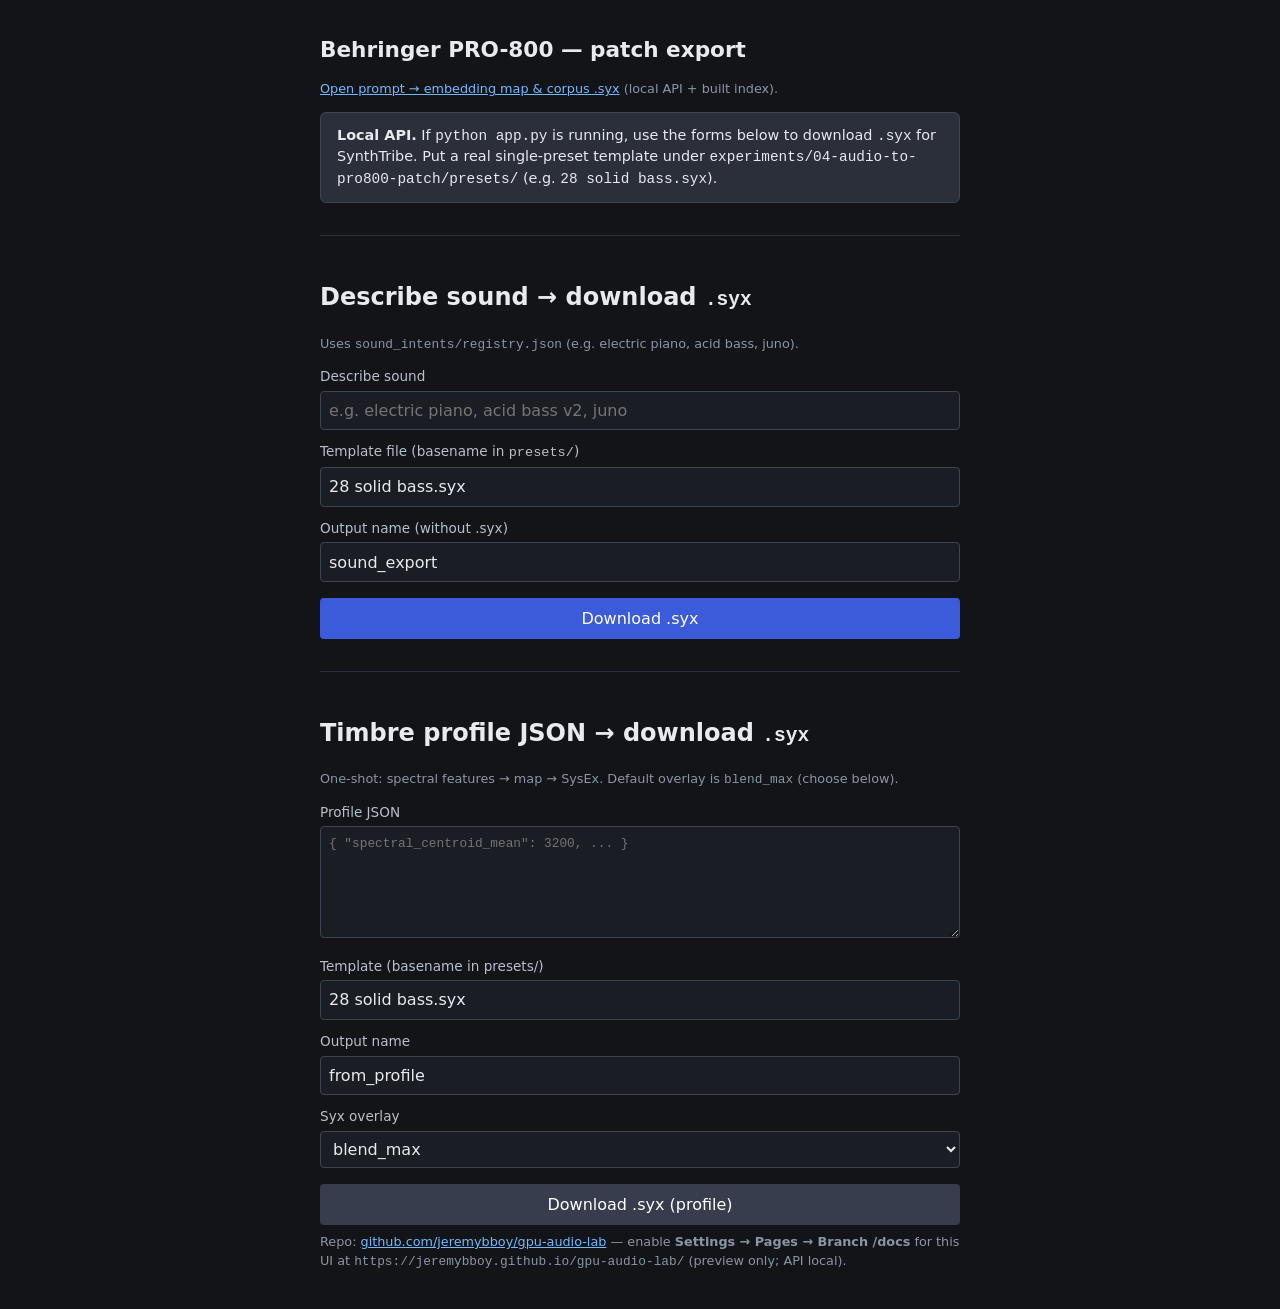
<file: docs/index.html>
<!DOCTYPE html>
<html lang="en">
  <head>
    <meta charset="utf-8" />
    <meta name="viewport" content="width=device-width, initial-scale=1" />
    <title>PRO-800 patch export (gpu-audio-lab)</title>
    <link rel="stylesheet" href="style.css" />
  </head>
  <body>
    <h1>Behringer PRO-800 — patch export</h1>
    <p class="hint">
      <a href="/corpus.html">Open prompt → embedding map &amp; corpus .syx</a> (local API + built index).
    </p>

    <div id="banner-pages" class="banner pages" hidden>
      <strong>GitHub Pages (static only).</strong> This page shows the UI layout; it
      <strong>cannot</strong> run the Python API. To download a real <code>.syx</code> file:
      clone the repo, create a venv, install deps, run
      <code>python experiments/04-audio-to-pro800-patch/app.py</code>, then open
      <a href="http://127.0.0.1:5055/">http://127.0.0.1:5055/</a> in your browser.
      Browsers usually block calling your PC from <code>github.io</code>.
    </div>

    <div id="banner-local" class="banner" hidden>
      <strong>Local API.</strong> If <code>python app.py</code> is running, use the forms
      below to download <code>.syx</code> for SynthTribe. Put a real single-preset template
      under <code>experiments/04-audio-to-pro800-patch/presets/</code> (e.g.
      <code>28 solid bass.syx</code>).
    </div>

    <section>
      <h2>Describe sound → download <code>.syx</code></h2>
      <p class="hint">
        Uses <code>sound_intents/registry.json</code> (e.g. electric piano, acid bass, juno).
      </p>
      <label for="describe">Describe sound</label>
      <input
        id="describe"
        type="text"
        placeholder='e.g. electric piano, acid bass v2, juno'
        autocomplete="off"
      />
      <label for="template">Template file (basename in <code>presets/</code>)</label>
      <input id="template" type="text" value="28 solid bass.syx" />
      <label for="out-name">Output name (without .syx)</label>
      <input id="out-name" type="text" value="sound_export" />
      <button type="button" id="btn-describe">Download .syx</button>
      <div id="err-describe" class="err"></div>
      <div id="ok-describe" class="ok"></div>
    </section>

    <section>
      <h2>Timbre profile JSON → download <code>.syx</code></h2>
      <p class="hint">
        One-shot: spectral features → map → SysEx. Default overlay is
        <code>blend_max</code> (choose below).
      </p>
      <label for="profile-json">Profile JSON</label>
      <textarea id="profile-json" placeholder='{ "spectral_centroid_mean": 3200, ... }'></textarea>
      <label for="template-profile">Template (basename in presets/)</label>
      <input id="template-profile" type="text" value="28 solid bass.syx" />
      <label for="out-name-profile">Output name</label>
      <input id="out-name-profile" type="text" value="from_profile" />
      <label for="syx-overlay">Syx overlay</label>
      <select id="syx-overlay">
        <option value="blend_max" selected>blend_max</option>
        <option value="patch_only">patch_only</option>
      </select>
      <button type="button" class="secondary" id="btn-profile">Download .syx (profile)</button>
      <div id="err-profile" class="err"></div>
      <div id="ok-profile" class="ok"></div>
    </section>

    <p class="hint">
      Repo:
      <a href="https://github.com/jeremybboy/gpu-audio-lab">github.com/jeremybboy/gpu-audio-lab</a>
      — enable <strong>Settings → Pages → Branch /docs</strong> for this UI at
      <code>https://jeremybboy.github.io/gpu-audio-lab/</code> (preview only; API local).
    </p>

    <script src="app.js"></script>
  </body>
</html>
</file>
<file: docs/style.css>
:root {
  font-family: system-ui, Segoe UI, Roboto, sans-serif;
  line-height: 1.45;
  color: #e8eaed;
  background: #121418;
}

body {
  max-width: 40rem;
  margin: 0 auto;
  padding: 1.25rem 1rem 2rem;
}

h1 {
  font-size: 1.35rem;
  font-weight: 600;
}

.banner {
  background: #2a2f3a;
  border: 1px solid #3d4555;
  border-radius: 6px;
  padding: 0.75rem 1rem;
  margin-bottom: 1.25rem;
  font-size: 0.9rem;
}

.banner.pages {
  border-color: #6b4c00;
  background: #2a2410;
}

label {
  display: block;
  margin-top: 0.75rem;
  font-size: 0.85rem;
  color: #b8c0cc;
}

input,
textarea,
select,
button {
  font: inherit;
  margin-top: 0.25rem;
  width: 100%;
  box-sizing: border-box;
}

input,
textarea,
select {
  padding: 0.45rem 0.5rem;
  border-radius: 4px;
  border: 1px solid #3d4555;
  background: #1a1d24;
  color: #e8eaed;
}

textarea {
  min-height: 7rem;
  font-family: ui-monospace, Consolas, monospace;
  font-size: 0.8rem;
}

button {
  margin-top: 1rem;
  padding: 0.55rem 1rem;
  cursor: pointer;
  background: #3b5bdb;
  color: #fff;
  border: none;
  border-radius: 4px;
  font-weight: 500;
}

button:hover {
  background: #4c6ef5;
}

button.secondary {
  background: #373d4d;
}

button.secondary:hover {
  background: #4a5266;
}

section {
  margin-top: 2rem;
  padding-top: 1.5rem;
  border-top: 1px solid #2a2f3a;
}

.hint {
  font-size: 0.8rem;
  color: #8b95a8;
  margin-top: 0.2rem;
}

.err {
  color: #ff8a8a;
  font-size: 0.85rem;
  margin-top: 0.5rem;
  white-space: pre-wrap;
}

.ok {
  color: #8ce99a;
  font-size: 0.85rem;
  margin-top: 0.5rem;
}

a {
  color: #74b9ff;
}
</file>
